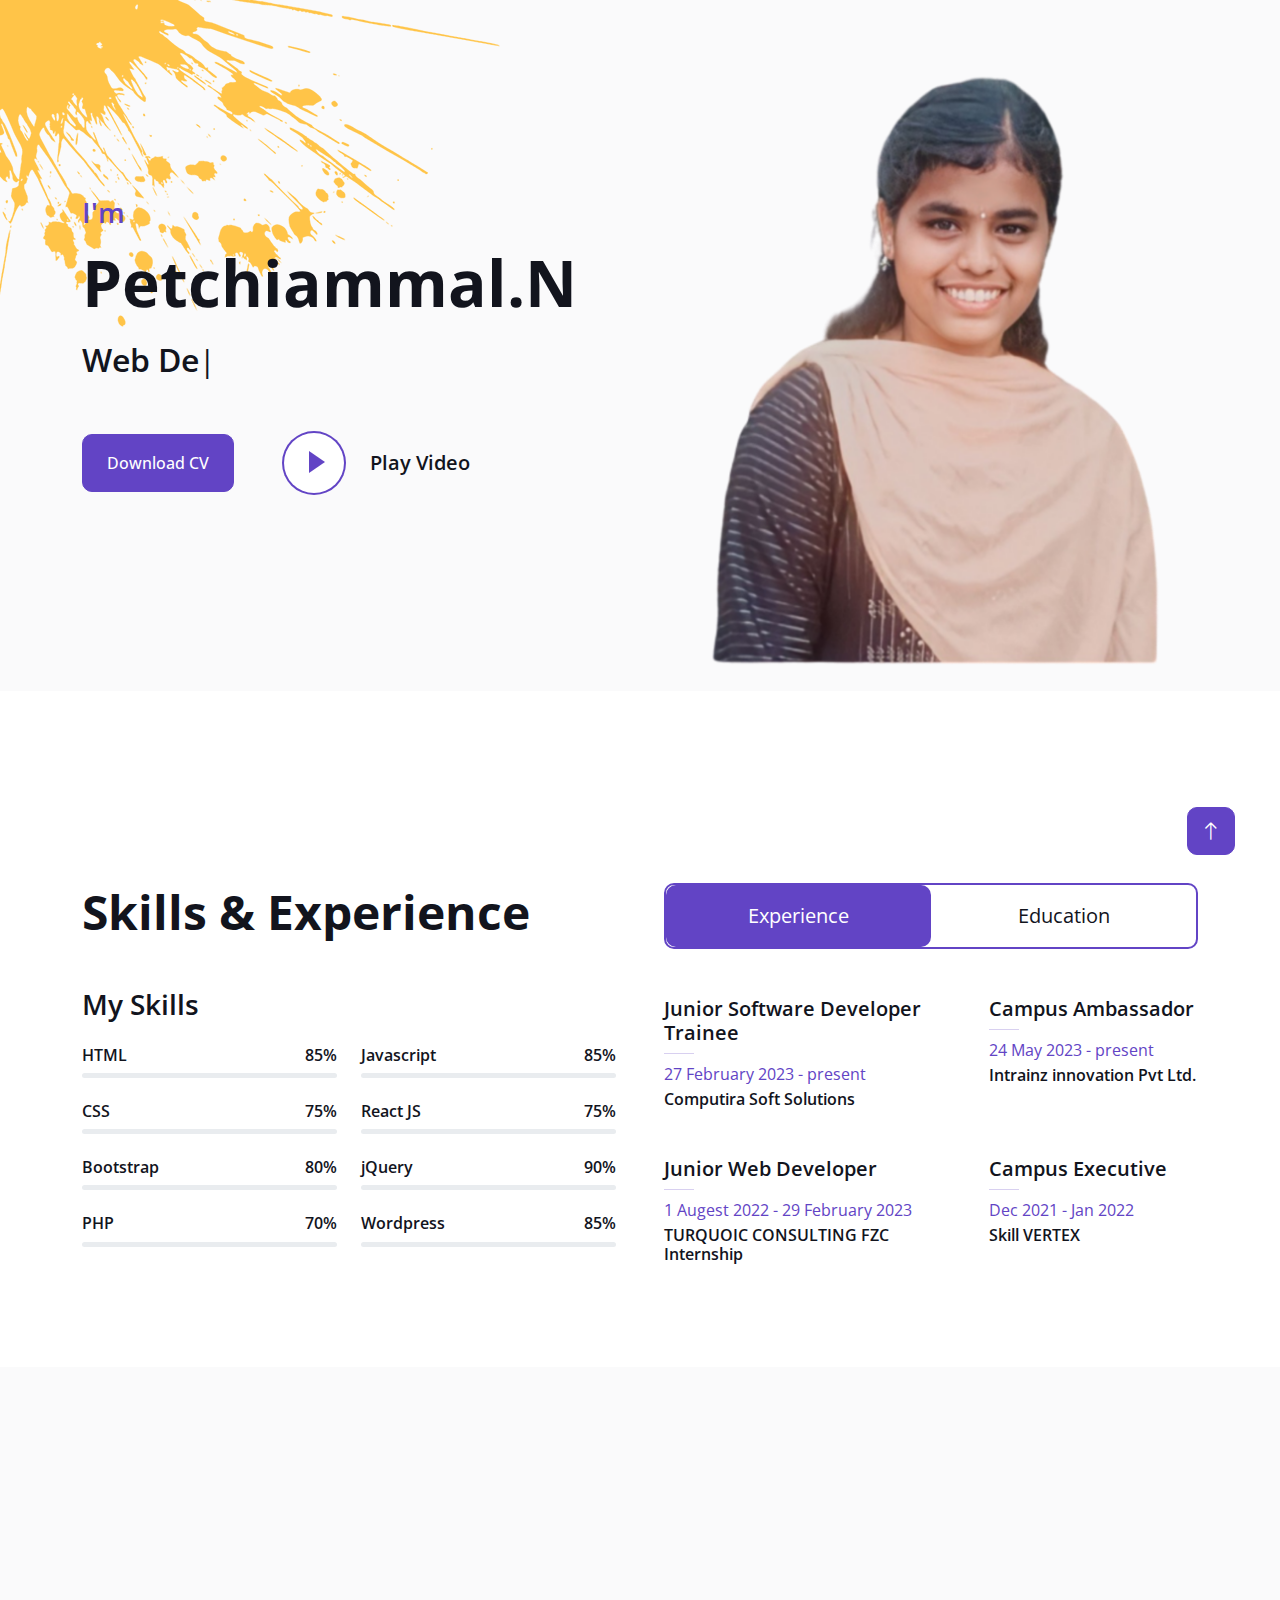
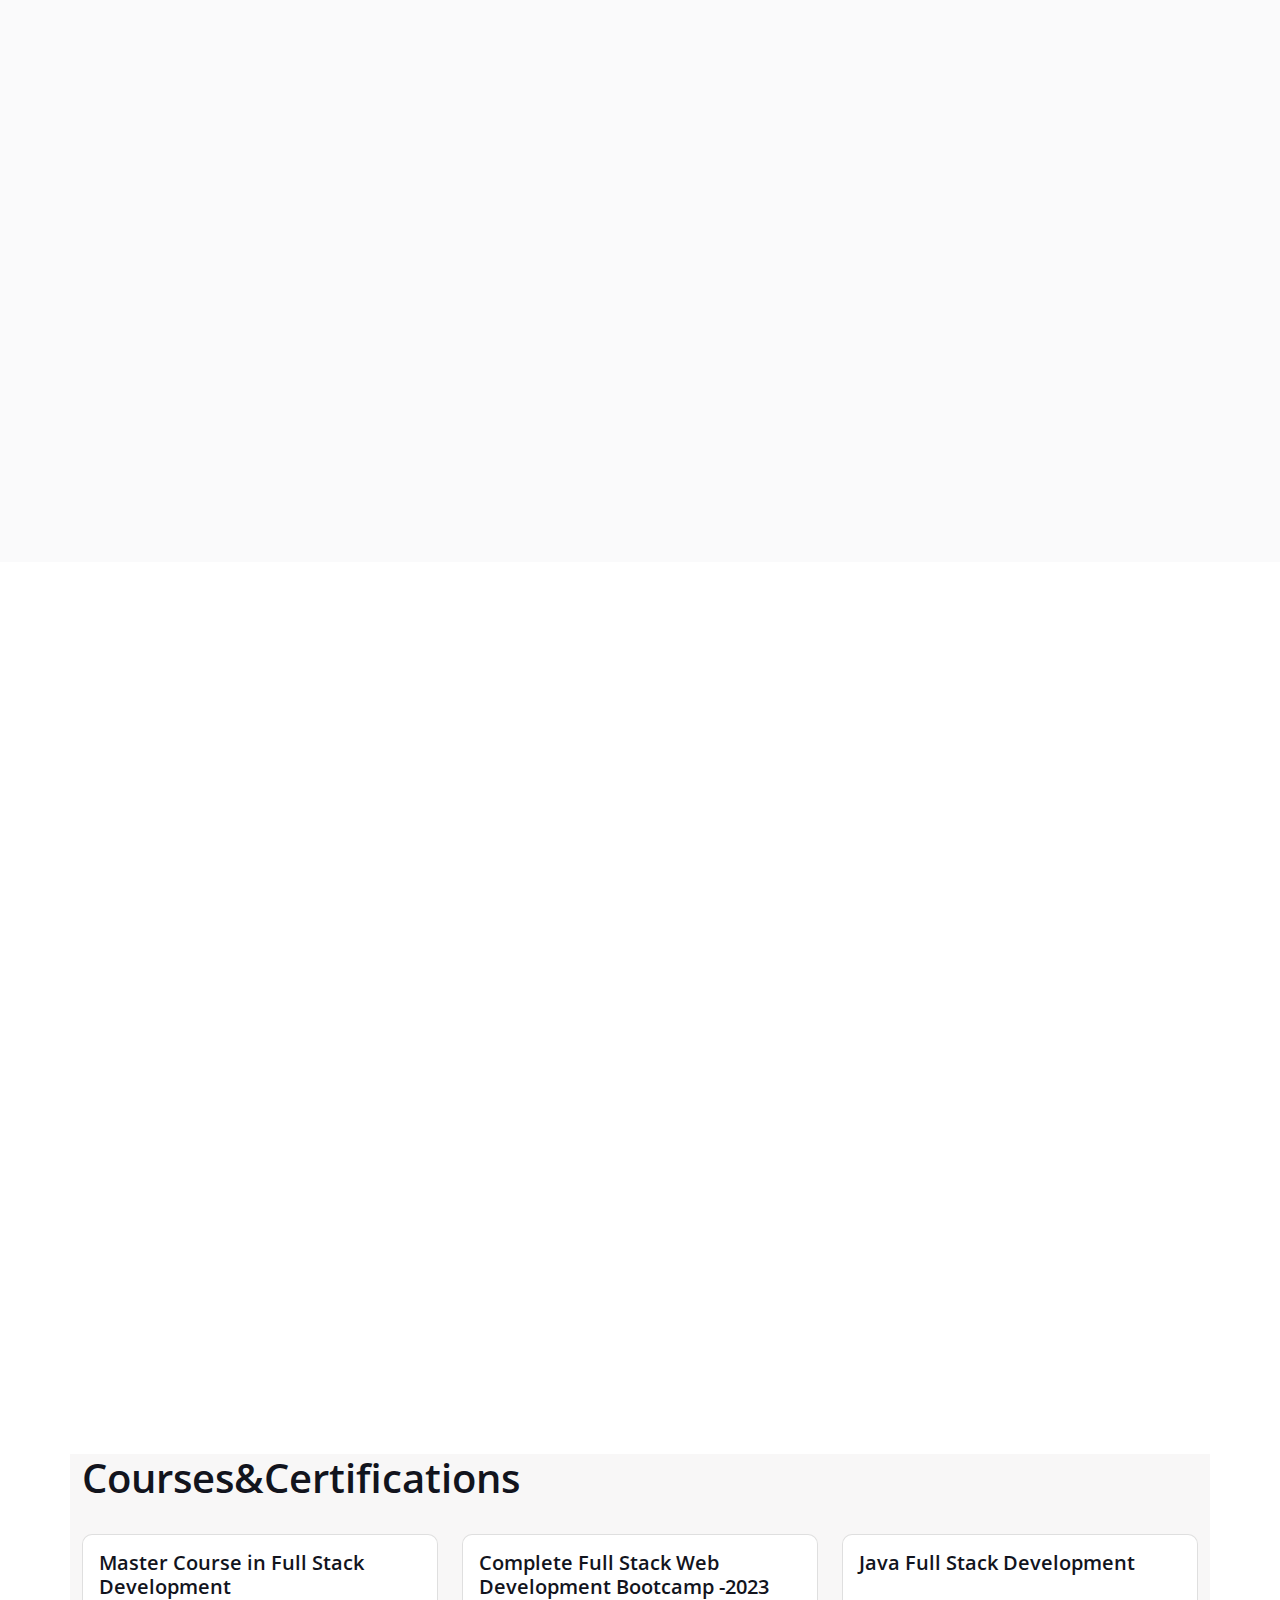
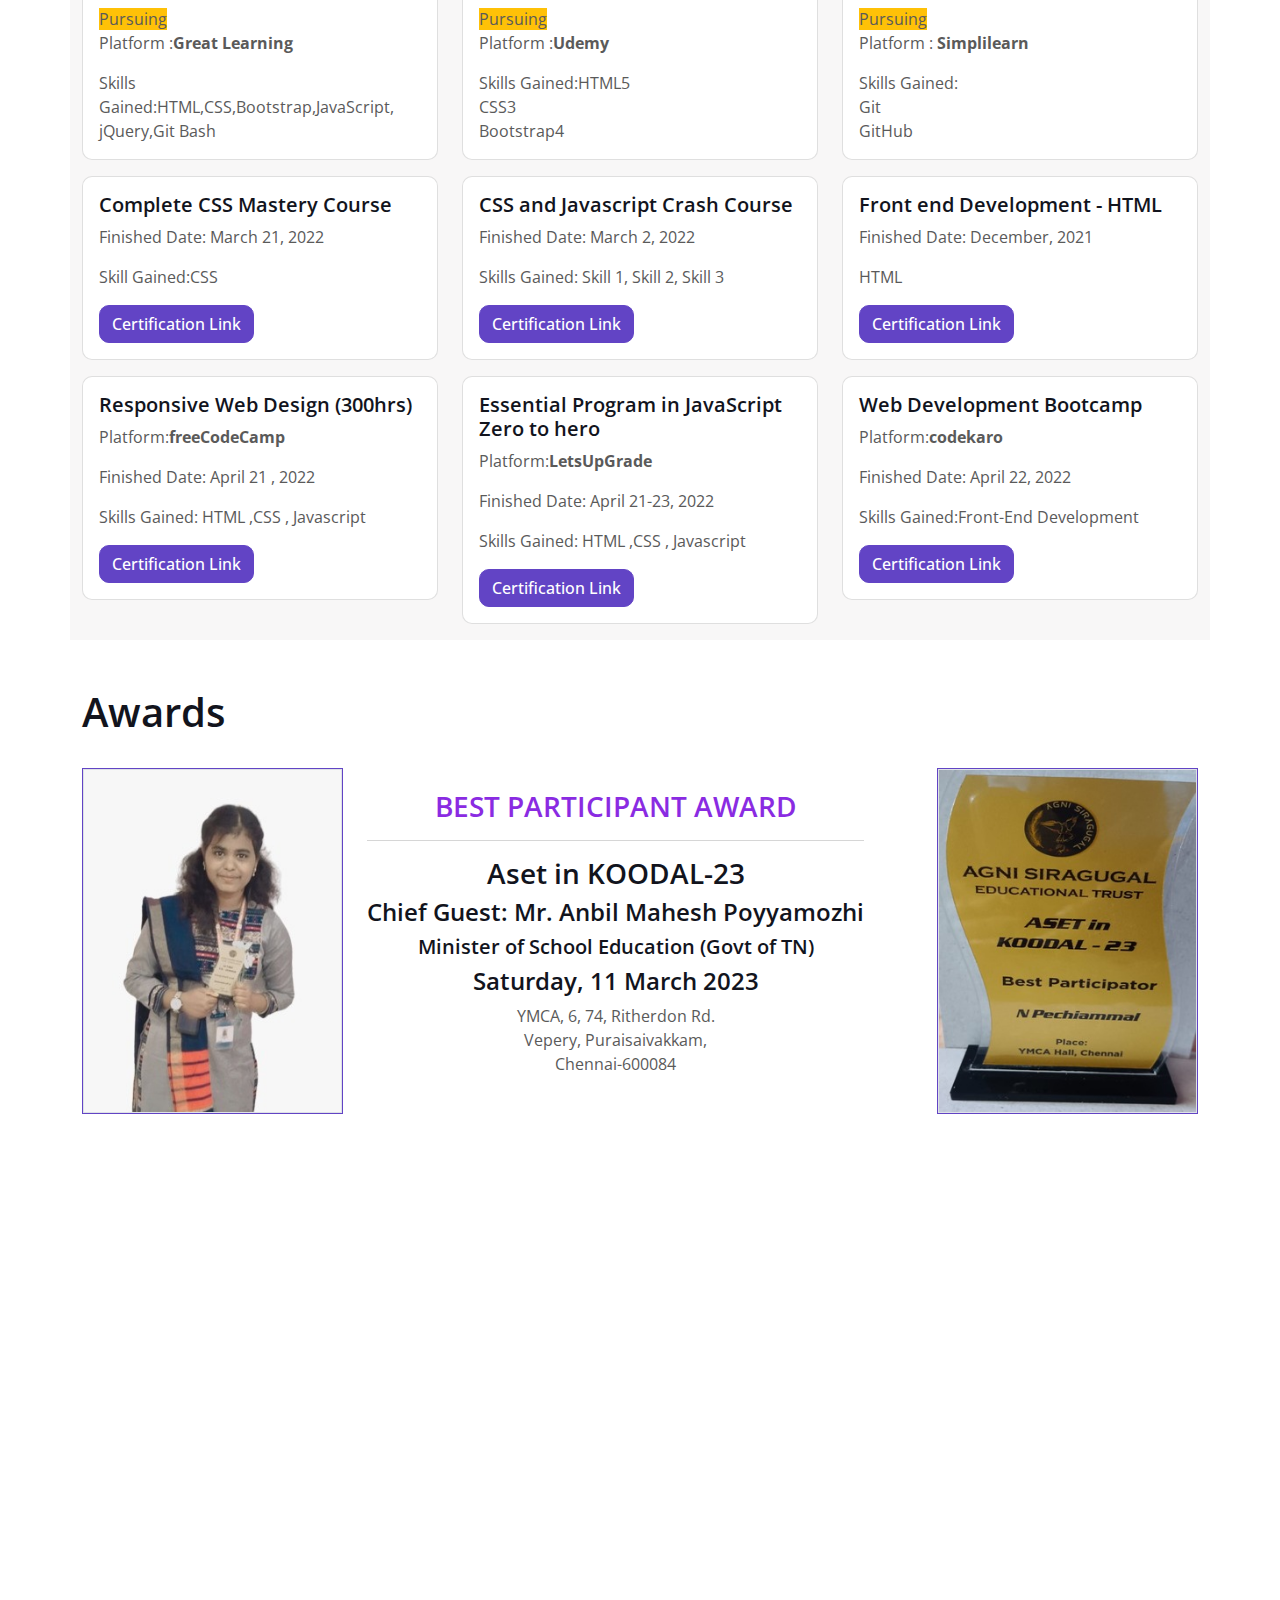
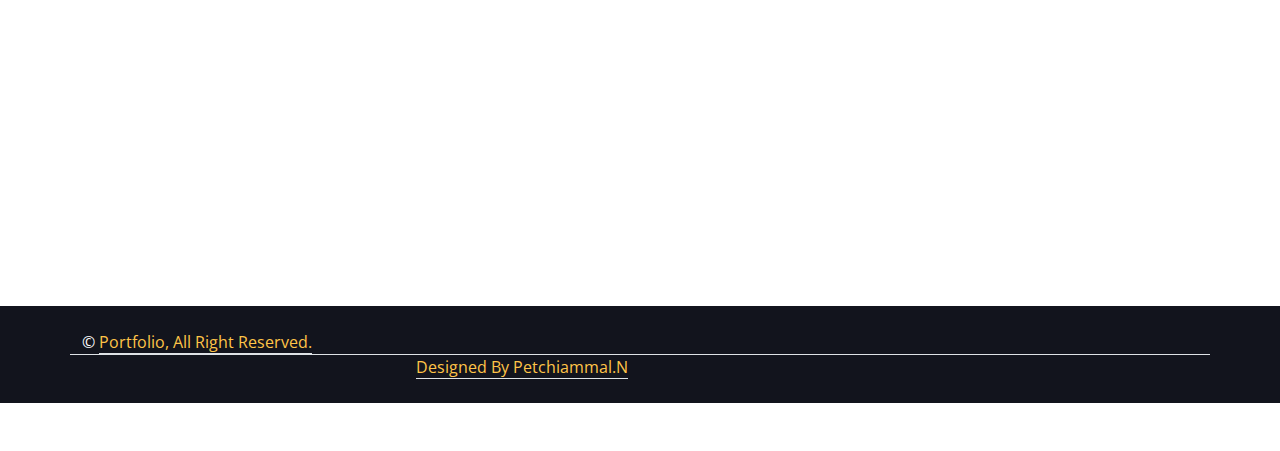
<file: index.html>
<!DOCTYPE html>
<html lang="en">

<head>
    <meta charset="utf-8">
    <title>Personal Portfolio </title>
    <meta content="width=device-width, initial-scale=1.0" name="viewport">
    <meta content="" name="keywords">
    <meta content="" name="description">

    
      

    <!-- Favicon -->
    <link href="img/favicon.ico" rel="icon">

    <!-- Google Web Fonts -->
    <link rel="preconnect" href="https://fonts.googleapis.com">
    <link rel="preconnect" href="https://fonts.gstatic.com" crossorigin>
    <link href="https://fonts.googleapis.com/css2?family=Open+Sans:wght@400;500;600;700;800&display=swap" rel="stylesheet"> 

    <!-- Icon Font Stylesheet -->
    <link href="https://cdnjs.cloudflare.com/ajax/libs/font-awesome/5.10.0/css/all.min.css" rel="stylesheet">
    <link href="https://cdn.jsdelivr.net/npm/bootstrap-icons@1.4.1/font/bootstrap-icons.css" rel="stylesheet">

    <!-- Libraries Stylesheet -->
    <link href="lib/animate/animate.min.css" rel="stylesheet">
    <link href="lib/lightbox/css/lightbox.min.css" rel="stylesheet">
    <link href="lib/owlcarousel/assets/owl.carousel.min.css" rel="stylesheet">

    <!-- Customized Bootstrap Stylesheet -->
    <link href="css/bootstrap.min.css" rel="stylesheet">

    <!-- Template Stylesheet -->
    <link href="css/style.css" rel="stylesheet">

</head>

<body data-bs-spy="scroll" data-bs-target=".navbar" data-bs-offset="51">
    <!-- Spinner Start -->
    <div id="spinner" class="show bg-white position-fixed translate-middle w-100 vh-100 top-50 start-50 d-flex align-items-center justify-content-center">
        <div class="spinner-border text-primary" style="width: 3rem; height: 3rem;" role="status">
            <span class="sr-only">Loading...</span>
        </div>
    </div>
    <!-- Spinner End -->


    <!-- Navbar Start -->
    <nav class="navbar navbar-expand-lg bg-white navbar-light fixed-top shadow py-lg-0 px-4 px-lg-5 wow fadeIn" data-wow-delay="0.1s">
        <a href="index.html" class="navbar-brand d-block d-lg-none">
            <h1 class="text-primary fw-bold m-0">Petchiammal</h1>
        </a>
        <button type="button" class="navbar-toggler" data-bs-toggle="collapse" data-bs-target="#navbarCollapse">
            <span class="navbar-toggler-icon"></span>
        </button>
        <div class="collapse navbar-collapse justify-content-between py-4 py-lg-0" id="navbarCollapse">
            <div class="navbar-nav ms-auto py-0">
                <a href="#home" class="nav-item nav-link active">Home</a>
                <a href="#skill" class="nav-item nav-link">Skills</a>
                <a href="#service" class="nav-item nav-link">Services</a>
                <a href="#Project" class="nav-item nav-link">Projects</a>

            </div>
            <a href="index.html" class="navbar-brand bg-secondary py-3 px-4 mx-3 d-none d-lg-block">
                <h1 class="text-primary fw-bold m-0">Petchiammal</h1>
            </a>
            <div class="navbar-nav me-auto py-0">
                <a href="#course-certifications" class="nav-item nav-link">Course & Certifications</a>
                <a href="#Awards" class="nav-item nav-link">Awards</a>
                <a href="#contact" class="nav-item nav-link">Contact</a>
            </div>
        </div>
    </nav>
    <!-- Navbar End -->

    <!-- Header Start -->
    <div class="container-fluid bg-light my-6 mt-0" id="home">
        <div class="container">
            <div class="row g-5 align-items-center">
                <div class="col-lg-6 py-6 pb-0 pt-lg-0">
                    <h3 class="text-primary mb-3">I'm</h3>
                    <h1 class="display-3 mb-3">Petchiammal.N</h1>
                    <h2 class="typed-text-output d-inline"></h2>
                    <div class="typed-text d-none">Web Designer, Web Developer, Front End Developer, Wordpress Developer, Python Programmer</div>
                    <div class="d-flex align-items-center pt-5">
                        <a href="./Resume/Petchiammal (resume).pdf"class="btn btn-primary py-3 px-4 me-5">Download CV</a>
                        <button type="button" class="btn-play" data-bs-toggle="modal"
                            data-src="https://www.youtube.com/embed/DWRcNpR6Kdc" data-bs-target="#videoModal">
                            <span></span>
                        </button>
                        <h5 class="ms-4 mb-0 d-none d-sm-block">Play Video</h5>
                    </div>
                </div>
                <div class="col-lg-6">
                    <img class="img-fluid" src="img/profile1.png" alt="">
                </div>
            </div>
        </div>
    </div>
    <!-- Header End -->


    <!-- Video Modal Start -->
    <div class="modal modal-video fade" id="videoModal" tabindex="-1" aria-labelledby="exampleModalLabel" aria-hidden="true">
        <div class="modal-dialog">
            <div class="modal-content rounded-0">
                <div class="modal-header">
                    <h3 class="modal-title" id="exampleModalLabel">Youtube Video</h3>
                    <button type="button" class="btn-close" data-bs-dismiss="modal" aria-label="Close"></button>
                </div>
                <div class="modal-body">
                    <!-- 16:9 aspect ratio -->
                    <div class="ratio ratio-16x9">
                        <iframe class="embed-responsive-item" src="" id="video" allowfullscreen allowscriptaccess="always"
                            allow="autoplay"></iframe>
                    </div>
                </div>
            </div>
        </div>
    </div>
    <!-- Video Modal End -->


    <!-- About Start 
    <div class="container-xxl py-6" id="about">
        <div class="container">
            <div class="row g-5">
                <div class="col-lg-6 wow fadeInUp" data-wow-delay="0.1s">
                    <div class="d-flex align-items-center mb-5">
                        <div class="years flex-shrink-0 text-center me-4">
                            <h1 class="display-1 mb-0">15</h1>
                            <h5 class="mb-0">Years</h5>
                        </div>
                        <h3 class="lh-base mb-0">of working experience as a web designer & developer</h3>
                    </div>
                    <p class="mb-4">Stet no et lorem dolor et diam, amet duo ut dolore vero eos. No stet est diam rebum amet diam ipsum. Clita clita labore, dolor duo nonumy clita sit at, sed sit sanctus dolor eos.</p>
                    <p class="mb-3"><i class="far fa-check-circle text-primary me-3"></i>Afordable Prices</p>
                    <p class="mb-3"><i class="far fa-check-circle text-primary me-3"></i>High Quality Product</p>
                    <p class="mb-3"><i class="far fa-check-circle text-primary me-3"></i>On Time Project Delivery</p>
                    <a class="btn btn-primary py-3 px-5 mt-3" href="">Read More</a>
                </div>
                <div class="col-lg-6 wow fadeInUp" data-wow-delay="0.5s">
                    <div class="row g-3 mb-4">
                        <div class="col-sm-6">
                            <img class="img-fluid rounded" src="img/about-1.jpg" alt="">
                        </div>
                        <div class="col-sm-6">
                            <img class="img-fluid rounded" src="img/about-2.jpg" alt="">
                        </div>
                    </div>
                    <div class="d-flex align-items-center mb-3">
                        <h5 class="border-end pe-3 me-3 mb-0">Happy Clients</h5>
                        <h2 class="text-primary fw-bold mb-0" data-toggle="counter-up">1234</h2>
                    </div>
                    <p class="mb-4">Stet no et lorem dolor et diam, amet duo ut dolore vero eos. No stet est diam amet diam ipsum clita labore dolor duo clita.</p>
                    <div class="d-flex align-items-center mb-3">
                        <h5 class="border-end pe-3 me-3 mb-0">Projects Completed</h5>
                        <h2 class="text-primary fw-bold mb-0" data-toggle="counter-up">1234</h2>
                    </div>
                    <p class="mb-0">Stet no et lorem dolor et diam, amet duo ut dolore vero eos. No stet est diam amet diam ipsum clita labore dolor duo clita.</p>
                </div>
            </div>
        </div>
    </div>
    About End -->


    <!-- Expertise Start -->
    <div class="container-xxl py-6 pb-5" id="skill">
        <div class="container">
            <div class="row g-5">
                <div class="col-lg-6 wow fadeInUp" data-wow-delay="0.1s">
                    <h1 class="display-5 mb-5">Skills & Experience</h1>
                    <h3 class="mb-4">My Skills</h3>
                    <div class="row align-items-center">
                        <div class="col-md-6">
                            <div class="skill mb-4">
                                <div class="d-flex justify-content-between">
                                    <h6 class="font-weight-bold">HTML</h6>
                                    <h6 class="font-weight-bold">85%</h6>
                                </div>
                                <div class="progress">
                                    <div class="progress-bar bg-primary" role="progressbar" aria-valuenow="85" aria-valuemin="0" aria-valuemax="100"></div>
                                </div>
                            </div>
                            <div class="skill mb-4">
                                <div class="d-flex justify-content-between">
                                    <h6 class="font-weight-bold">CSS</h6>
                                    <h6 class="font-weight-bold">75%</h6>
                                </div>
                                <div class="progress">
                                    <div class="progress-bar bg-warning" role="progressbar" aria-valuenow="75" aria-valuemin="0" aria-valuemax="100"></div>
                                </div>
                            </div>
                            <div class="skill mb-4">
                                <div class="d-flex justify-content-between">
                                    <h6 class="font-weight-bold">Bootstrap</h6>
                                    <h6 class="font-weight-bold">80%</h6>
                                </div>
                                <div class="progress">
                                    <div class="progress-bar bg-danger" role="progressbar" aria-valuenow="80" aria-valuemin="0" aria-valuemax="100"></div>
                                </div>
                            </div>
                            <div class="skill mb-4">
                                <div class="d-flex justify-content-between">
                                    <h6 class="font-weight-bold">PHP</h6>
                                    <h6 class="font-weight-bold">70%</h6>
                                </div>
                                <div class="progress">
                                    <div class="progress-bar bg-danger" role="progressbar" aria-valuenow="70" aria-valuemin="0" aria-valuemax="100"></div>
                                </div>
                            </div>
                        </div>
                        <div class="col-md-6">
                            <div class="skill mb-4">
                                <div class="d-flex justify-content-between">
                                    <h6 class="font-weight-bold">Javascript</h6>
                                    <h6 class="font-weight-bold">85%</h6>
                                </div>
                                <div class="progress">
                                    <div class="progress-bar bg-danger" role="progressbar" aria-valuenow="85" aria-valuemin="0" aria-valuemax="100"></div>
                                </div>
                            </div>
                            <div class="skill mb-4">
                                <div class="d-flex justify-content-between">
                                    <h6 class="font-weight-bold">React JS</h6>
                                    <h6 class="font-weight-bold">75%</h6>
                                </div>
                                <div class="progress">
                                    <div class="progress-bar bg-dark" role="progressbar" aria-valuenow="75" aria-valuemin="0" aria-valuemax="100"></div>
                                </div>
                            </div>
                            <div class="skill mb-4">
                                <div class="d-flex justify-content-between">
                                    <h6 class="font-weight-bold">jQuery</h6>
                                    <h6 class="font-weight-bold">90%</h6>
                                </div>
                                <div class="progress">
                                    <div class="progress-bar bg-dark" role="progressbar" aria-valuenow="90" aria-valuemin="0" aria-valuemax="100"></div>
                                </div>
                            </div>
                            <div class="skill mb-4">
                                <div class="d-flex justify-content-between">
                                    <h6 class="font-weight-bold">Wordpress</h6>
                                    <h6 class="font-weight-bold">85%</h6>
                                </div>
                                <div class="progress">
                                    <div class="progress-bar bg-info" role="progressbar" aria-valuenow="85" aria-valuemin="0" aria-valuemax="100"></div>
                                </div>
                            </div>
                        </div>
                    </div>
                </div>
                <div class="col-lg-6 wow fadeInUp" data-wow-delay="0.5s">
                    <ul class="nav nav-pills rounded border border-2 border-primary mb-5">
                        <li class="nav-item w-50">
                            <button class="nav-link w-100 py-3 fs-5 active" data-bs-toggle="pill" href="#tab-1">Experience</button>
                        </li>
                        <li class="nav-item w-50">
                            <button class="nav-link w-100 py-3 fs-5" data-bs-toggle="pill" href="#tab-2">Education</button>
                        </li>
                    </ul>
                    <div class="tab-content ">
                        <div id="tab-1" class="tab-pane fade show p-0 active">
                            <div class="row gy-5 gx-4">
                                <div class="col-sm-7">
                                    <h5> Junior Software Developer Trainee</h5>
                                    <hr class="text-primary my-2">
                                    <p class="text-primary mb-1">27 February 2023 - present</p>
                                    <h6 class="mb-0">Computira Soft Solutions</h6>
                                </div>
                                <div class="col-sm-5">
                                    <h5>Campus Ambassador</h5>
                                    <hr class="text-primary my-2">
                                    <p class="text-primary mb-1">24 May 2023 - present</p>
                                    <h6 class="mb-0">Intrainz innovation Pvt Ltd.</h6>
                                </div>
                                <div class="col-sm-7">
                                    <h5>Junior Web Developer</h5>
                                    <hr class="text-primary my-2">
                                    <p class="text-primary mb-1"> 1 Augest 2022 - 29 February 2023</p>
                                    <h6 class="mb-0">TURQUOIC CONSULTING FZC Internship</h6>
                                </div>
                                
                                <div class="col-sm-5">
                                    <h5>Campus Executive</h5>
                                    <hr class="text-primary my-2">
                                    <p class="text-primary mb-1"> Dec 2021 - Jan 2022</p>
                                    <h6 class="mb-0">Skill VERTEX</h6>
                                </div>
                                
                            </div>
                        </div>
                        <div id="tab-2" class="tab-pane fade show p-0">
                            <div class="row gy-5 gx-4">
                                <div class="col-sm-12">
                                    <h5>BE Computer Science and Engineering</h5>
                                    <hr class="text-primary my-2">
                                    <p class="text-primary mb-1">2020 - 2024</p>
                                    <span>Current CGPA: 9.02</span>
                                    <h6 class="mb-0">Christ the King Engineering College ,Karamadai,Coimbatore</h6>
                                </div>
                                <div class="col-sm-6">
                                    <h5>HSE</h5>
                                    <hr class="text-primary my-2">
                                    <p class="text-primary mb-1">2019 - 2020</p>
                                    <span>71%</span>
                                    <h6 class="mb-0">Meenakshi Sundaram Memorial Hr Sec School,Tenkasi(dt)</h6>
                                </div>
                                <div class="col-sm-6">
                                    <h5>SSLC </h5>
                                    <hr class="text-primary my-2">
                                    <p class="text-primary mb-1">2017 - 2018</p>
                                    <span>85.5%</span>
                                    <h6 class="mb-0">Meenakshi Sundaram Memorial Hr Sec School,Tenkasi(dt)</h6>
                                </div>
                                <!--
                                <div class="col-sm-6">
                                    <h5>Apps Design</h5>
                                    <hr class="text-primary my-2">
                                    <p class="text-primary mb-1">2000 - 2045</p>
                                    <h6 class="mb-0">Cambridge University</h6>
                                </div>
                                -->
                            </div>
                        </div>
                    </div>
                </div>
            </div>
        </div>
    </div>
    <!-- Expertise End -->


    <!-- Service Start -->
    <div class="container-fluid bg-light my-5 py-6" id="service" >
        <div class="container " >
            <div class="row g-5 mb-5 wow fadeInUp" data-wow-delay="0.1s">
                <div class="col-lg-6">
                    <h1 class="display-5 mb-0">My Services</h1>
                </div>
                <div class="col-lg-6 text-lg-end">
                    <a class="btn btn-primary py-3 px-5" href="https://wa.me/+919500755374">Hire Me</a>
                </div>
            </div>
            <div class="row g-4">
                <div class="col-lg-6 wow fadeInUp" data-wow-delay="0.1s">
                    <div class="service-item d-flex flex-column flex-sm-row bg-white rounded h-100 p-4 p-lg-5 shadow-lg">
                        <div class="bg-icon flex-shrink-0 mb-3">
                            <i class="fa fa-crop-alt fa-2x text-dark"></i>
                        </div>
                        <div class="ms-sm-4">
                            <h4 class="mb-3">Website Designing</h4>
                            <span>"Elevate your online presence with my  expert website designs. We create stunning and user-friendly websites that captivate your audience and drive conversions."</span>
                        </div>
                    </div>
                </div>
                <div class="col-lg-6 wow fadeInUp" data-wow-delay="0.3s">
                    <div class="service-item d-flex flex-column flex-sm-row bg-white rounded h-100 p-4 p-lg-5 shadow-lg">
                        <div class="bg-icon flex-shrink-0 mb-3">
                            <i class="fab fa-wordpress fa-2x text-dark"></i>
                        </div>
                        <div class="ms-sm-4">
                            <h4 class="mb-3">Wordpress Developer</h4>
                            <span>"Expert WordPress development services tailored to your needs, delivering powerful and visually captivating websites."</span>
                        </div>
                    </div>
                </div>
                <div class="col-lg-6 wow fadeInUp" data-wow-delay="0.1s">
                    <div class="service-item d-flex flex-column flex-sm-row bg-white rounded h-100 p-4 p-lg-5 shadow-lg">
                      <div class="bg-icon flex-shrink-0 mb-3">
                        <i class="fa fa-code fa-2x text-dark"></i>
                      </div>
                      <div class="ms-sm-4">
                        <h4 class="mb-3">Website Development</h4>
                        <span>"Transform your ideas into visually stunning websites that engage and captivate your audience."</span>
                      </div>
                    </div>
                  </div>
                  
                <div class="col-lg-6 wow fadeInUp" data-wow-delay="0.3s">
                    <div class="service-item d-flex flex-column flex-sm-row bg-white rounded h-100 p-4 p-lg-5 shadow-lg">
                        <div class="bg-icon flex-shrink-0 mb-3">
                            <i class="fa fa-laptop-code fa-2x text-dark"></i>
                        </div>
                        <div class="ms-sm-4">
                            <h4 class="mb-3">UI/UX Design</h4>
                            <span>"Intuitive and visually appealing UI/UX design solutions that enhance user experiences and drive engagement."</span>
                        </div>
                    </div>
                </div>
            </div>
        </div>
    </div>
    <!-- Service End -->

    <!-- Projects Start -->
   <div class="container-xxl py-6 pt-5" id="project">
    <div class="container">
        <div class="row g-5 mb-5 align-items-center wow fadeInUp" data-wow-delay="0.1s">
            <div class="col-lg-6">
                <h1 class="display-5 mb-0">My Projects</h1>
            </div>
            <div class="col-lg-6 text-lg-end">
                <ul class="list-inline mx-n3 mb-0" id="portfolio-flters">
                    <li class="mx-3 active" data-filter="*">All Projects</li>
                    <li class="mx-3" data-filter=".first">Beginner Projects</li>
                    <li class="mx-3" data-filter=".second">Intermediate Level Projects</li>
                </ul>
            </div>
        </div>
        <div class="row g-4 portfolio-container wow fadeInUp" data-wow-delay="0.1s">
            <div class="col-lg-2 col-md-6 portfolio-item second">
                <div class="portfolio-img rounded overflow-hidden">
                    <img class="img-fluid" src="./img/projects/noteApp.png" alt="">
                    <div class="portfolio-btn">
                        
                        <a class="btn btn-lg-square btn-outline-secondary border-2 mx-1" href="https://petchi18.github.io/Notes-Taking-App/"><i class="fa fa-link"></i></a>
                    </div>
                </div>
            </div>
            <div class="col-lg-2 col-md-6 portfolio-item second">
                <div class="portfolio-img rounded overflow-hidden">
                    <img class="img-fluid" src="./img/projects/simon.png" alt="">
                    <div class="portfolio-btn">
                        
                        <a class="btn btn-lg-square btn-outline-secondary border-2 mx-1" href="https://petchi18.github.io/Simon-Game/"><i class="fa fa-link"></i></a>
                    </div>
                </div>
            </div>
            <div class="col-lg-2 col-md-6 portfolio-item second">
                <div class="portfolio-img rounded overflow-hidden">
                    <img class="img-fluid" src="img/projects/drumkit.png" alt="">
                    <div class="portfolio-btn">
                        <a class="btn btn-lg-square btn-outline-secondary border-2 mx-1" href="https://petchi18.github.io/Drum-Kit/"><i class="fa fa-link"></i></a>
                    </div>
                </div>
            </div>
            <div class="col-lg-2 col-md-6 portfolio-item second">
                <div class="portfolio-img rounded overflow-hidden">
                    <img class="img-fluid" src="./img/projects/toD0.png" alt="">
                    <div class="portfolio-btn">
                        
                        <a class="btn btn-lg-square btn-outline-secondary border-2 mx-1" href="https://petchi18.github.io/To-Do-List/"><i class="fa fa-link"></i></a>
                    </div>
                </div>
            </div>
            <div class="col-lg-2 col-md-6 portfolio-item first">
                <div class="portfolio-img rounded overflow-hidden">
                    <img class="img-fluid" src="./img/projects/PasswordGen.png" alt="">
                    <div class="portfolio-btn">
                        
                        <a class="btn btn-lg-square btn-outline-secondary border-2 mx-1" href="https://petchi18.github.io/Random-Password-Generator/"><i class="fa fa-link"></i></a>
                    </div>
                </div>
            </div>
            <div class="col-lg-2 col-md-6 portfolio-item first">
                <div class="portfolio-img rounded overflow-hidden">
                    <img class="img-fluid" src="./img/projects/calender.png" alt="">
                    <div class="portfolio-btn">
                        <a class="btn btn-lg-square btn-outline-secondary border-2 mx-1" href="https://petchi18.github.io/Month-Calender/"><i class="fa fa-link"></i></a>
                    </div>
                </div>
            </div>
            <div class="col-lg-2 col-md-6 portfolio-item first">
                <div class="portfolio-img rounded overflow-hidden">
                    <img class="img-fluid" src="./img/projects/BMI.png" alt="">
                    <div class="portfolio-btn">
                        <a class="btn btn-lg-square btn-outline-secondary border-2 mx-1" href="img/project-5.jpg" data-lightbox="portfolio"><i class="fa fa-eye"></i></a>
                        <a class="btn btn-lg-square btn-outline-secondary border-2 mx-1" href="https://petchi18.github.io/Random-BMI-Calculator/"><i class="fa fa-link"></i></a>
                    </div>
                </div>
            </div>
            <div class="col-lg-2 col-md-6 portfolio-item second">
                <div class="portfolio-img rounded overflow-hidden">
                    <img class="img-fluid" src="./img/projects/gallaryApp.png" alt="">
                    <div class="portfolio-btn">
                        <a class="btn btn-lg-square btn-outline-secondary border-2 mx-1" href="https://petchi18.github.io/Image-Generator/"><i class="fa fa-link"></i></a>
                    </div>
                </div>
            </div>
            <div class="col-lg-2 col-md-6 portfolio-item second">
                <div class="portfolio-img rounded overflow-hidden">
                    <img class="img-fluid" src="./img/projects/randomcolor.png" alt="">
                    <div class="portfolio-btn">
                        <a class="btn btn-lg-square btn-outline-secondary border-2 mx-1" href="https://petchi18.github.io/Random-Colour-Generator/"><i class="fa fa-link"></i></a>
                    </div>
                </div>
            </div>
            <div class="col-lg-2 col-md-6 portfolio-item second">
                <div class="portfolio-img rounded overflow-hidden">
                    <img class="img-fluid" src="./img/projects/temperatureCon.png" alt="">
                    <div class="portfolio-btn">
                        <a class="btn btn-lg-square btn-outline-secondary border-2 mx-1" href="https://petchi18.github.io/Temperature-Converter/"><i class="fa fa-link"></i></a>
                    </div>
                </div>
            </div>
            <div class="col-lg-2 col-md-6 portfolio-item first">
                <div class="portfolio-img rounded overflow-hidden">
                    <img class="img-fluid" src="./img/projects/MultiplicationApp.png" alt="">
                    <div class="portfolio-btn">
                        <a class="btn btn-lg-square btn-outline-secondary border-2 mx-1" href="https://petchi18.github.io/Multiplication-App/"><i class="fa fa-link"></i></a>
                    </div>
                </div>
            </div>
            <div class="col-lg-2 col-md-6 portfolio-item second">
                <div class="portfolio-img rounded overflow-hidden">
                    <img class="img-fluid" src="./img/projects/feedback-ui.png" alt="">
                    <div class="portfolio-btn">
                        <a class="btn btn-lg-square btn-outline-secondary border-2 mx-1" href="https://petchi18.github.io/Feedback-UI-Emojis/"><i class="fa fa-link"></i></a>
                    </div>
                </div>
            </div>
            <div class="col-lg-2 col-md-6 portfolio-item second">
                <div class="portfolio-img rounded overflow-hidden">
                    <img class="img-fluid" src="./img/projects/loanCal.png" alt="">
                    <div class="portfolio-btn">
                        <a class="btn btn-lg-square btn-outline-secondary border-2 mx-1" href="https://petchi18.github.io/Loan-Amount-Calculator/"><i class="fa fa-link"></i></a>
                    </div>
                </div>
            </div>
            <div class="col-lg-2 col-md-6 portfolio-item first">
                <div class="portfolio-img rounded overflow-hidden">
                    <img class="img-fluid" src="./img/projects/clock.png" alt="">
                    <div class="portfolio-btn">
                        <a class="btn btn-lg-square btn-outline-secondary border-2 mx-1" href="https://petchi18.github.io/Clock/"><i class="fa fa-link"></i></a>
                    </div>
                </div>
            </div>

            <div class="col-lg-2 col-md-6 portfolio-item second">
                <div class="portfolio-img rounded overflow-hidden">
                    <img class="img-fluid" src="./img/projects/heart.png" alt="">
                    <div class="portfolio-btn">
                        <a class="btn btn-lg-square btn-outline-secondary border-2 mx-1" href="https://petchi18.github.io/Heart-Trail-Animation/"><i class="fa fa-link"></i></a>
                    </div>
                </div>
            </div>
            <div class="col-lg-2 col-md-6 portfolio-item first">
                <div class="portfolio-img rounded overflow-hidden">
                    <img class="img-fluid" src="./img/projects/Digital clock.png" alt="">
                    <div class="portfolio-btn">
                        <a class="btn btn-lg-square btn-outline-secondary border-2 mx-1" href="https://petchi18.github.io/Digital-Clock/"><i class="fa fa-link"></i></a>
                    </div>
                </div>
            </div>
            <div class="col-lg-2 col-md-6 portfolio-item first">
                <div class="portfolio-img rounded overflow-hidden">
                    <img class="img-fluid" src="./img/projects/image-Rotate.png" alt="">
                    <div class="portfolio-btn">
                        <a class="btn btn-lg-square btn-outline-secondary border-2 mx-1" href="https://petchi18.github.io/Rotating-Images/"><i class="fa fa-link"></i></a>
                    </div>
                </div>
            </div>
            <div class="col-lg-2 col-md-6 portfolio-item first">
                <div class="portfolio-img rounded overflow-hidden">
                    <img class="img-fluid" src="./img/projects/Charactercounter.png" alt="">
                    <div class="portfolio-btn">
                        <a class="btn btn-lg-square btn-outline-secondary border-2 mx-1" href="https://petchi18.github.io/Character-Counter/"><i class="fa fa-link"></i></a>
                    </div>
                </div>
            </div>
        </div>
    </div>
</div>



    <!--- course certifications start -->

    <div class=" mt-5 container highlighted-session" id ="course-certifications" >
        <h1>Courses&Certifications</h1>
        <br>
        <div class="row">
            <div class="col-md-4">
                <div class="card mb-3">
                  <div class="card-body">
                    <h5 class="card-title">Master Course in Full Stack Development  </h5>
                    <p class="card-text bg-warning d-inline">Pursuing</p>
                    <p class="card-text ">Platform :<b>Great Learning</b></p>
                    <p class="card-text">Skills Gained:HTML,CSS,Bootstrap,JavaScript, jQuery,Git Bash</p>
                    <!--<a href="https://certification-link-1.com" class="btn btn-primary">Certification Link</a>-->
                  </div>
                </div>
              </div>
              <div class="col-md-4">
                <div class="card mb-3">
                  <div class="card-body">
                    <h5 class="card-title">Complete Full Stack Web Development Bootcamp -2023</h5>
                    <p class="card-text bg-warning d-inline">Pursuing</p>
                    <p class="card-text ">Platform :<b>Udemy</b></p>
                    <p class="card-text">Skills Gained:HTML5<br>CSS3<br>Bootstrap4</p>
                    <!--<a href="https://certification-link-1.com" class="btn btn-primary">Certification Link</a>-->
                  </div>
                </div>
              </div>
              <div class="col-md-4">
                <div class="card mb-3">
                  <div class="card-body">
                    <h5 class="card-title">Java Full Stack Development</h5><br>
                    <p class="card-text bg-warning d-inline">Pursuing</p><br>
                    <p class="card-text">Platform : <b>Simplilearn</b></p> 
                    <p class="card-text">Skills Gained:<br>Git<br>GitHub<br></p>

                    <!--<a href="https://certification-link-1.com" class="btn btn-primary">Certification Link</a>-->
                  </div>
                </div>
              </div>
          <div class="col-md-4">
            <div class="card mb-3">
              <div class="card-body">
                <h5 class="card-title">Complete CSS Mastery Course</h5>
                <p class="card-text">Finished Date: March 21, 2022</p>
                <p class="card-text">Skill Gained:CSS</p>
                <a href="./img/Certifications/udemy-CSS certificate.jpg" class="btn btn-primary">Certification Link</a>
              </div>
            </div>
          </div>
          <div class="col-md-4">
            <div class="card mb-3">
              <div class="card-body">
                <h5 class="card-title">CSS and Javascript Crash Course</h5>
                <p class="card-text">Finished Date: March 2, 2022</p>
                <p class="card-text">Skills Gained: Skill 1, Skill 2, Skill 3</p>
                <a href="https://www.udemy.com/certificate/UC-f8387e45-c0c0-4921-9f80-86e05d72f68a/" class="btn btn-primary">Certification Link</a>
              </div>
            </div>
          </div>
          <div class="col-md-4">
            <div class="card mb-3">
              <div class="card-body">
                <h5 class="card-title">Front end Development - HTML</h5>
                <p class="card-text">Finished Date: December, 2021</p>
                <p class="card-text">HTML</p>
                <a href="./img/Certifications/front end HTML.jpeg" class="btn btn-primary">Certification Link</a>
              </div>
            </div>
          </div>
          
          <div class="col-md-4">
            <div class="card mb-3">
              <div class="card-body">
                <h5 class="card-title">Responsive Web Design (300hrs)</h5>
                <p class="card-text">Platform:<b>freeCodeCamp</b></p>
                <p class="card-text">Finished Date: April 21 , 2022</p>
                <p class="card-text">Skills Gained: HTML ,CSS , Javascript</p>
                <a href="./img/Certifications/freeCodeCamp.jpeg" class="btn btn-primary">Certification Link</a>
              </div>
            </div>
          </div>
          <div class="col-md-4">
            <div class="card mb-3">
              <div class="card-body">
                <h5 class="card-title">Essential Program in JavaScript Zero to hero</h5>
                <p class="card-text">Platform:<b>LetsUpGrade</b></p>

                <p class="card-text">Finished Date: April 21-23, 2022</p>
                <p class="card-text">Skills Gained: HTML ,CSS , Javascript</p>
                <a href="./img/Certifications/Lets upgrade js.jpeg" class="btn btn-primary">Certification Link</a>
              </div>
            </div>
          </div>
          
          <div class="col-md-4">
            <div class="card mb-3">
              <div class="card-body">
                <h5 class="card-title">Web  Development Bootcamp</h5>
                <p class="card-text">Platform:<b>codekaro</b></p>
                <p class="card-text">Finished Date: April 22, 2022</p>
                <p class="card-text">Skills Gained:Front-End Development</p>
                <a href="./img/Certifications/codekaro web bootcamp.jpeg" class="btn btn-primary">Certification Link</a>
              </div>
            </div>
          </div>
        </div>
      </div>

    <!-- Awards starts-->

    <div class="container mt-5 " id="Awards">
        <h1>Awards</h1><br>
        <div class="row">
          <div class="col-md-3">
            <div class="image-container border border-primary ">
                <img src="./img/Award2.jpeg" alt="Image 1" class="img-fluid border ">
              </div>
              
          </div>
          <div class="col-md-6 d-flex align-items-center">
            <div class="description-container text-center">
              <h3 style="color:blueviolet; display: inline;" >BEST PARTICIPANT AWARD </h3>
              <hr>
              <h3>Aset in KOODAL-23</h3>
              <h4>Chief Guest: Mr. Anbil Mahesh Poyyamozhi</h4>
              <h5>Minister of School Education (Govt of TN)</h5>
              <h4>Saturday, 11 March 2023</h4>
              <address>
                YMCA, 6, 74, Ritherdon Rd.<br>
                Vepery, Puraisaivakkam,<br>
                Chennai-600084
              </address>
            </div>
          </div>
          
            <div class="col-md-3">
              <div class="image-container border border-primary ">
                  <img src="./img/award1.jpeg" alt="Image 1" class="img-fluid border ">
                </div>
                
            </div>
        </div>
      </div>
      
      
      
    <!-- Contact Start -->
    <div class="container-xxl mt-5 pb-5 " id="contact">
        <div class="container py-5">
            <div class="row g-5 mb-5 wow fadeInUp" data-wow-delay="0.1s">
                <div class="col-lg-6">
                    <h1 class="display-5 mb-0">Let's Work Together</h1>
                </div>
                <div class="col-lg-6 text-lg-end">
                    <a class="btn btn-primary py-3 px-5" id="sayHelloButton" href="https://wa.me/+919500755374">Say Hello</a>
                    
                </div>
            </div>
            <div class="row g-5">
                <div class="col-lg-12 col-md-6 wow fadeInUp" data-wow-delay="0.1s">
                    <p class="mb-2">My Address</p>
                    <h3 class="fw-bold">Coimbatore ,TamilNadu , India</h3>
                    <hr class="w-100">
                    <p class="mb-2">Call me:</p>
                    <h3 class="fw-bold">+91 9500755374</h3>
                    <hr class="w-100">
                    <p class="mb-2">Mail me:</p>
                    <h3 class="">ppetchinadarajan@gmail.com</h3>
                    <hr class="w-100">
                    <p class="mb-2">Follow me:</p>
                    <div class="d-flex pt-2">
                        <a class="btn btn-square btn-primary me-2" href="https://twitter.com/PetchiammalN"><i class="fab fa-twitter"></i></a>
                        <a class="btn btn-square btn-primary me-2" href="https://www.instagram.com/petchiammaln18/"><i class="fab fa-instagram"></i></a>
                        <a class="btn btn-square btn-primary me-2" href="https://www.linkedin.com/in/petchiammal2003/"><i class="fab fa-linkedin-in"></i></a>
                        <a class="btn btn-square btn-primary me-2" href="https://youtube.com/@Petchiammal18"><i class="fab fa-youtube"></i></a>
                        <a class="btn btn-square btn-primary me-2" href="https://github.com/petchi18"><i class="fab fa-github"></i></a>

                    </div>
                </div>
                <div class="col-lg-12 col-md-6 wow fadeInUp" data-wow-delay="0.5s">
                    <p class="mb-4">"Skilled software developer proficient in multiple programming languages. Get in touch to discuss how I can help you create efficient and scalable software solutions."</a>.</p>

                        </div>
                    </form>
                </div>
            </div>
        </div>
    </div>
    <!-- Contact End -->


    


    <!-- Copyright Start -->
    <div class="container-fluid bg-dark text-white py-4">
            <div class="container">
                <div class="row">
                    <div class="col-md-6 text-center text-md-start mb-3 mb-md-0">
                        &copy; <a class="border-bottom text-secondary" href="#">Portfolio, All Right Reserved.
                    </div>
                    <div class="col-md-6 text-center text-md-end">
                        <!--/*** This template is free as long as you keep the footer author’s credit link/attribution link/backlink. If you'd like to use the template without the footer author’s credit link/attribution link/backlink, you can purchase the Credit Removal License from "https://htmlcodex.com/credit-removal". Thank you for your support. ***/-->
                        Designed By <a class="border-bottom text-secondary text-center" href="https://www.linkedin.com/in/petchiammal2003/">Petchiammal.N</a>
                    </div>
                </div>
            </div>
        </div>
    </div>
    <!-- Copyright End -->


    <!-- Back to Top -->
    <a href="#" class="btn btn-lg btn-primary btn-lg-square back-to-top"><i class="bi bi-arrow-up"></i></a>


    <!-- JavaScript Libraries -->
    <script src="https://cdn.jsdelivr.net/npm/bootstrap@4.3.1/dist/js/bootstrap.min.js" integrity="sha384-JjSmVgyd0p3pXB1rRibZUAYoIIy6OrQ6VrjIEaFf/nJGzIxFDsf4x0xIM+B07jRM" crossorigin="anonymous"></script>

    <script src="https://code.jquery.com/jquery-3.4.1.min.js"></script>
    <script src="https://cdn.jsdelivr.net/npm/bootstrap@5.0.0/dist/js/bootstrap.bundle.min.js"></script>
    <script src="lib/wow/wow.min.js"></script>
    <script src="lib/easing/easing.min.js"></script>
    <script src="lib/waypoints/waypoints.min.js"></script>
    <script src="lib/typed/typed.min.js"></script>
    <script src="lib/counterup/counterup.min.js"></script>
    <script src="lib/owlcarousel/owl.carousel.min.js"></script>
    <script src="lib/isotope/isotope.pkgd.min.js"></script>
    <script src="lib/lightbox/js/lightbox.min.js"></script>

    <!-- Template Javascript -->
    
    <script src="js/main.js"></script>
</body>

</html>
</file>
<file: css/style.css>
/********** Template CSS **********/
:root {
    --primary: #6244C5;
    --secondary: #FFC448;
    --light: #FAFAFB;
    --dark: #12141D;
}

.back-to-top {
    position: fixed;
    display: none;
    right: 45px;
    bottom: 45px;
    z-index: 99;
}

.my-6 {
    margin-top: 6rem;
    margin-bottom: 6rem;
}

.py-6 {
    padding-top: 6rem;
    padding-bottom: 6rem;
}


/*** Spinner ***/
#spinner {
    opacity: 0;
    visibility: hidden;
    transition: opacity .5s ease-out, visibility 0s linear .5s;
    z-index: 99999;
}

#spinner.show {
    transition: opacity .5s ease-out, visibility 0s linear 0s;
    visibility: visible;
    opacity: 1;
}


/*** Button ***/
.btn {
    font-weight: 500;
    transition: .5s;
}

.btn.btn-primary,
.btn.btn-secondary {
    color: #FFFFFF;
}

.btn-square {
    width: 38px;
    height: 38px;
}

.btn-sm-square {
    width: 32px;
    height: 32px;
}

.btn-lg-square {
    width: 48px;
    height: 48px;
}

.btn-square,
.btn-sm-square,
.btn-lg-square {
    padding: 0;
    display: flex;
    align-items: center;
    justify-content: center;
    font-weight: normal;
}


/*** Navbar ***/
.navbar.fixed-top {
    display: none;
    transition: .5s;
}

.navbar .navbar-nav .nav-link {
    padding: 20px 15px;
    color: var(--dark);
    font-size: 18px;
    font-weight: 600;
    outline: none;
}

.navbar .navbar-nav .nav-link:hover,
.navbar .navbar-nav .nav-link.active {
    color: var(--primary);
}

@media (max-width: 991.98px) {
    .navbar .navbar-nav .nav-link  {
        padding: 10px 0;
    }
}


/*** Header ***/
#home {
    margin-bottom: 6rem;
    background: url(../img/bg-header.png) left top no-repeat;
}

.typed-cursor {
    font-size: 30px;
    color: var(--dark);
}

.btn-play {
    position: relative;
    display: block;
    box-sizing: content-box;
    width: 16px;
    height: 26px;
    border-radius: 100%;
    border: none;
    outline: none !important;
    padding: 18px 20px 20px 28px;
    background: var(--primary);
}

.btn-play:before {
    content: "";
    position: absolute;
    z-index: 0;
    left: 50%;
    top: 50%;
    transform: translateX(-50%) translateY(-50%);
    display: block;
    width: 60px;
    height: 60px;
    background: var(--primary);
    border-radius: 100%;
    animation: pulse-border 1500ms ease-out infinite;
}

.btn-play:after {
    content: "";
    position: absolute;
    z-index: 1;
    left: 50%;
    top: 50%;
    transform: translateX(-50%) translateY(-50%);
    display: block;
    width: 60px;
    height: 60px;
    background: #FFFFFF;
    border-radius: 100%;
    transition: all 200ms;
}

.btn-play span {
    display: block;
    position: relative;
    z-index: 3;
    width: 0;
    height: 0;
    left: -1px;
    border-left: 16px solid var(--primary);
    border-top: 11px solid transparent;
    border-bottom: 11px solid transparent;
}

@keyframes pulse-border {
    0% {
        transform: translateX(-50%) translateY(-50%) translateZ(0) scale(1);
        opacity: 1;
    }

    100% {
        transform: translateX(-50%) translateY(-50%) translateZ(0) scale(2);
        opacity: 0;
    }
}

.modal-video .modal-dialog {
    position: relative;
    max-width: 800px;
    margin: 60px auto 0 auto;
}

.modal-video .modal-body {
    position: relative;
    padding: 0px;
}

.modal-video .close {
    position: absolute;
    width: 30px;
    height: 30px;
    right: 0px;
    top: -30px;
    z-index: 999;
    font-size: 30px;
    font-weight: normal;
    color: #FFFFFF;
    background: #000000;
    opacity: 1;
}


/*** About ***/
#about .years .display-1 {
    font-size: 10rem;
    line-height: 9rem;
}

#about .years h5 {
    letter-spacing: 30px;
    margin-right: -30px;
}


/*** Skills ***/
#skill .progress {
    height: 5px;
    border-radius: 5px;
}

#skill .progress .progress-bar {
    width: 0px;
    border-radius: 5px;
    transition: 3s;
}

#skill .nav-pills .nav-link {
    color: var(--dark);
}

#skill .nav-pills .nav-link.active {
    color: #FFFFFF;
}

#skill .tab-content hr {
    width: 30px;
}


/*** Service ***/
.service-item .bg-icon {
    width: 100px;
    height: 100px;
    display: flex;
    align-items: center;
    justify-content: center;
    background: url(../img/bg-icon.png) center center no-repeat;
    background-size: cover;
}


/*** Project Portfolio ***/
#portfolio-flters li {
    display: inline-block;
    font-weight: 500;
    color: var(--dark);
    cursor: pointer;
    transition: .5s;
    border-bottom: 2px solid transparent;
}

#portfolio-flters li:hover,
#portfolio-flters li.active {
    color: var(--primary);
    border-color: var(--primary);
}

.portfolio-img {
    position: relative;
}

.portfolio-btn {
    position: absolute;
    width: 100%;
    height: 100%;
    top: 0;
    left: 0;
    background: rgba(98, 68, 197, .9);
    display: flex;
    align-items: flex-end;
    justify-content: flex-start;
    padding: 30px;
    padding-bottom: 100px !important;
    opacity: 0;
    transition: .5s;
}

.portfolio-item:hover .portfolio-btn {
    opacity: 1;
    padding-bottom: 30px !important;
}




/*** Course and certifications ***/
.highlighted-session {
    background-color: #f8f7f7;
  }
</file>
